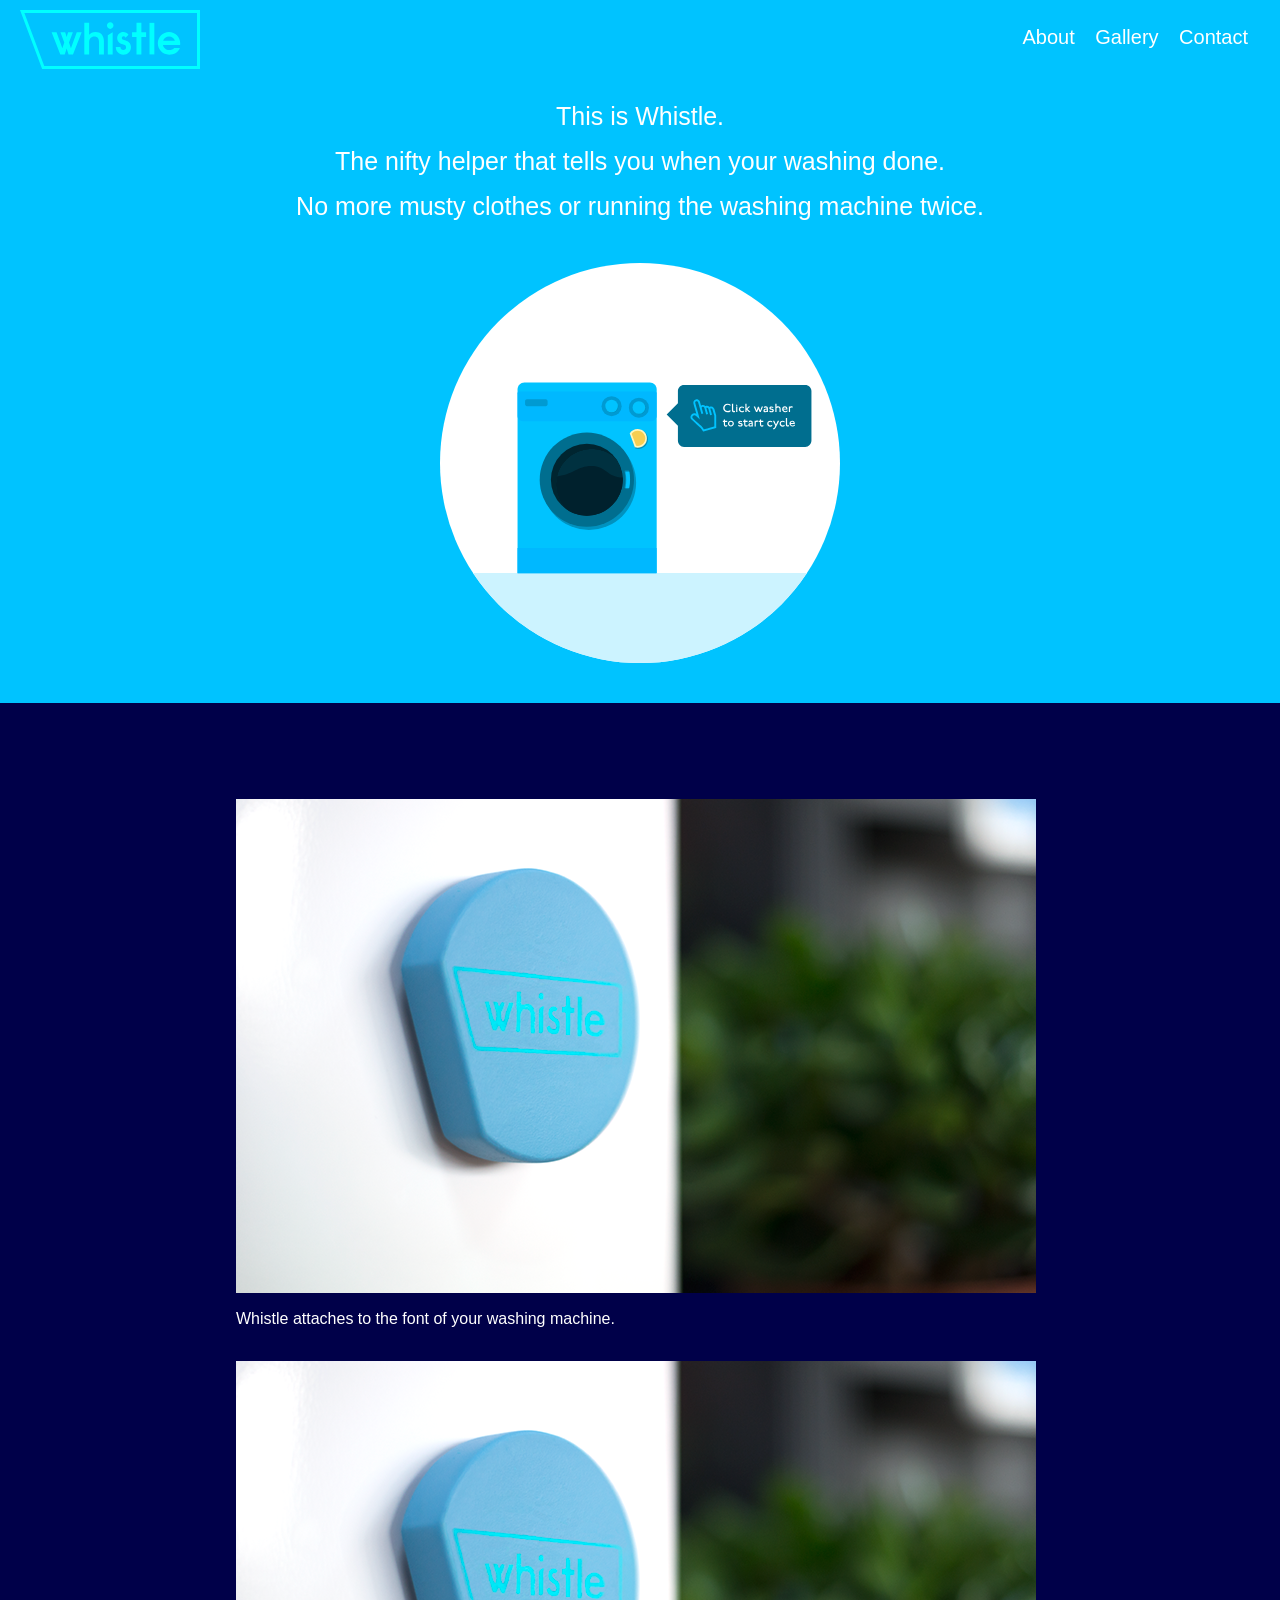
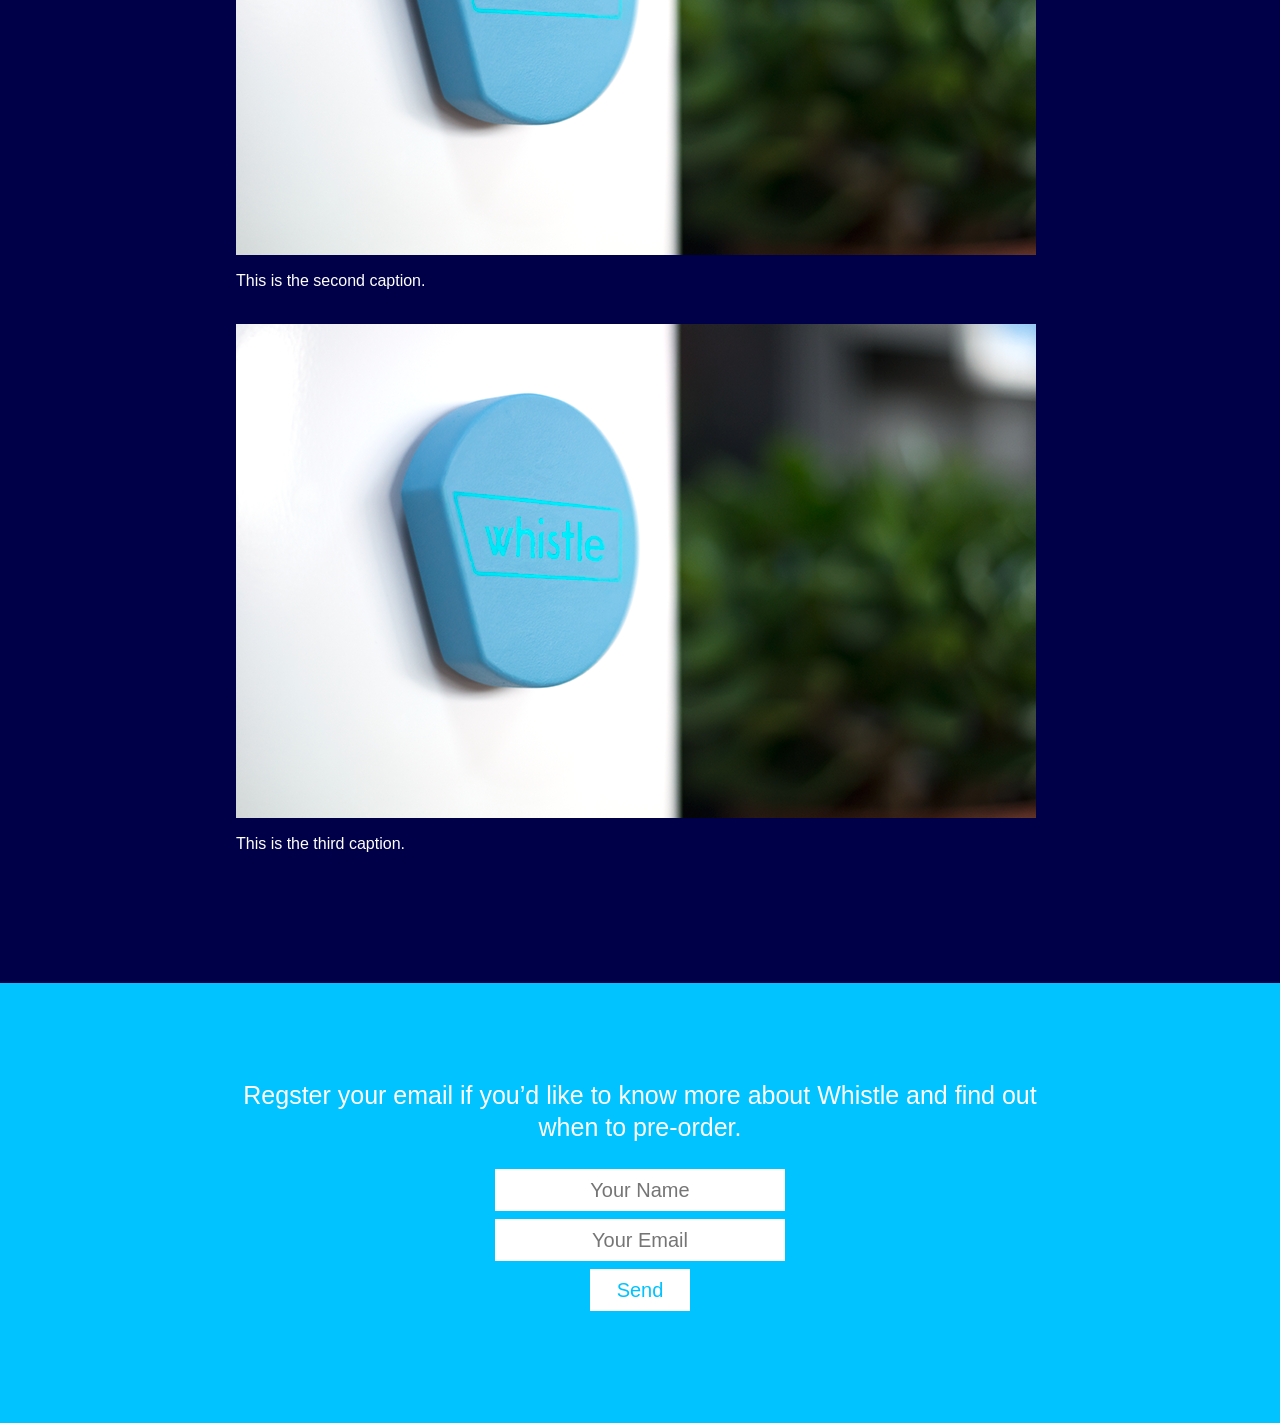
<file: index.html>
<!DOCTYPE html>
<html>
<head>
  <meta charset="utf-8">
<meta name="mobile-web-app-capable" content="yes">
<meta name="viewport" content="width=device-width, initial-scale=1.0, maximum-scale=1.0, user-scalable=no">
<link rel="icon" href="favicon.ico" type="image/x-icon">
<link rel="shortcut icon" href="img/favicon.ico" type="image/x-icon">

<link rel="stylesheet" href="css/styles.css">
  <title>Whistle | The Nifty Helper</title>
</head>
<body>
  

  <body class="top">
   
   <div class="wrapper"> 
     
     <header class="header">
        <div class="logo">
          <img class="logo-size" src="./img/whistle-logo.svg" />
        </div>

        <div class="nav">
          <a href="#section-about" class="nav-link">About</a>
          <a href="#section-gallery" class="nav-link">Gallery</a>
          <a href="#section-contact" class="nav-link no-margin">Contact</a>
        </div>
      </header>

      <section id="section-about" class="about-panel">
        <div class="about-copy">
          <p>This is Whistle.</p> 
          <P>The nifty helper that tells you when your washing done.</p> 
          <p>No more musty clothes or running the washing machine twice.</p>
        </div>
        <svg class="svg-wrap" id="svg-1"></svg>
       <!--  <div class="washing-machine">
          <img src="img/washing-machine.png" />
        </div> -->
      </section> 

      <section id="section-gallery" class="gallery-panel">
        <div class="gallery-images">
          <img src="./img/whistle-product_800.png" />
          <p>Whistle attaches to the font of your washing machine.</p>
          <img src="./img/whistle-product_800.png" />
          <p>This is the second caption.</p>
          <img src="./img/whistle-product_800.png" />
          <p class="no-bottom-margin">This is the third caption.</p>
        </div>
      </section>

      <section id="section-contact" class="contact-panel">
        <div class="contact-copy">
            <p>Regster your email if you’d like to know more about Whistle and find out when to pre-order.</p>
        </div>
        <div class="email-signup">
            <form class="email-signup" action="https://formspree.io/info@whistle.com"
              method="POST">
              <input type="text" name="name" placeholder="Your Name">
              <input type="email" name="_replyto" placeholder="Your Email">
              <input class="send-button" type="submit" value="Send">
          </form>
        </div>
      </section>

    </div>

  


  <script src="js/vendor/jquery-2.1.1.min.js"></script>
  <script src="js/vendor/snap.svg.js"></script>
  <script src="js/main.js"></script>
</body>
</html>
</file>
<file: css/styles.css>
/* line 5, /Users/itomblack/Repos/iot-frontend/src/sass/_normalize.scss */
html {
  font-family: sans-serif;
  -ms-text-size-adjust: 100%;
  -webkit-text-size-adjust: 100%; }

/* line 12, /Users/itomblack/Repos/iot-frontend/src/sass/_normalize.scss */
body {
  margin: 0; }

/* line 31, /Users/itomblack/Repos/iot-frontend/src/sass/_normalize.scss */
article, aside, details, figcaption, figure, footer, header, hgroup, main, nav, section, summary {
  display: block; }

/* line 40, /Users/itomblack/Repos/iot-frontend/src/sass/_normalize.scss */
audio, canvas, progress, video {
  display: inline-block;
  /* 1 */
  vertical-align: baseline;
  /* 2 */ }

/* line 47, /Users/itomblack/Repos/iot-frontend/src/sass/_normalize.scss */
audio:not([controls]) {
  display: none;
  height: 0; }

/* line 55, /Users/itomblack/Repos/iot-frontend/src/sass/_normalize.scss */
[hidden], template {
  display: none; }

/* line 63, /Users/itomblack/Repos/iot-frontend/src/sass/_normalize.scss */
a {
  background: transparent; }

/* line 69, /Users/itomblack/Repos/iot-frontend/src/sass/_normalize.scss */
a:active, a:hover {
  outline: 0; }

/* line 77, /Users/itomblack/Repos/iot-frontend/src/sass/_normalize.scss */
abbr[title] {
  border-bottom: 1px dotted; }

/* line 83, /Users/itomblack/Repos/iot-frontend/src/sass/_normalize.scss */
b, strong {
  font-weight: bold; }

/* line 88, /Users/itomblack/Repos/iot-frontend/src/sass/_normalize.scss */
dfn {
  font-style: italic; }

/* line 93, /Users/itomblack/Repos/iot-frontend/src/sass/_normalize.scss */
h1 {
  font-size: 2em;
  margin: 0.67em 0; }

/* line 99, /Users/itomblack/Repos/iot-frontend/src/sass/_normalize.scss */
mark {
  background: #ff0;
  color: #000; }

/* line 105, /Users/itomblack/Repos/iot-frontend/src/sass/_normalize.scss */
small {
  font-size: 80%; }

/* line 111, /Users/itomblack/Repos/iot-frontend/src/sass/_normalize.scss */
sub, sup {
  font-size: 75%;
  line-height: 0;
  position: relative;
  vertical-align: baseline; }

/* line 118, /Users/itomblack/Repos/iot-frontend/src/sass/_normalize.scss */
sup {
  top: -0.5em; }

/* line 122, /Users/itomblack/Repos/iot-frontend/src/sass/_normalize.scss */
sub {
  bottom: -0.25em; }

/* line 130, /Users/itomblack/Repos/iot-frontend/src/sass/_normalize.scss */
img {
  border: 0; }

/* line 135, /Users/itomblack/Repos/iot-frontend/src/sass/_normalize.scss */
svg:not(:root) {
  overflow: hidden; }

/* line 143, /Users/itomblack/Repos/iot-frontend/src/sass/_normalize.scss */
figure {
  margin: 1em 40px; }

/* line 148, /Users/itomblack/Repos/iot-frontend/src/sass/_normalize.scss */
hr {
  -moz-box-sizing: content-box;
  -webkit-box-sizing: content-box;
  box-sizing: content-box;
  height: 0; }

/* line 155, /Users/itomblack/Repos/iot-frontend/src/sass/_normalize.scss */
pre {
  overflow: auto; }

/* line 163, /Users/itomblack/Repos/iot-frontend/src/sass/_normalize.scss */
code, kbd, pre, samp {
  font-family: monospace, monospace;
  font-size: 1em; }

/* line 182, /Users/itomblack/Repos/iot-frontend/src/sass/_normalize.scss */
button, input, optgroup, select, textarea {
  color: inherit;
  font: inherit;
  margin: 0; }

/* line 189, /Users/itomblack/Repos/iot-frontend/src/sass/_normalize.scss */
button {
  overflow: visible; }

/* line 198, /Users/itomblack/Repos/iot-frontend/src/sass/_normalize.scss */
button, select {
  text-transform: none; }

/* line 208, /Users/itomblack/Repos/iot-frontend/src/sass/_normalize.scss */
button, html input[type="button"], input[type="reset"], input[type="submit"] {
  -webkit-appearance: button;
  /* 2 */
  cursor: pointer;
  /* 3 */ }

/* line 215, /Users/itomblack/Repos/iot-frontend/src/sass/_normalize.scss */
button[disabled], html input[disabled] {
  cursor: default; }

/* line 221, /Users/itomblack/Repos/iot-frontend/src/sass/_normalize.scss */
button::-moz-focus-inner, input::-moz-focus-inner {
  border: 0;
  padding: 0; }

/* line 228, /Users/itomblack/Repos/iot-frontend/src/sass/_normalize.scss */
input {
  line-height: normal; }

/* line 238, /Users/itomblack/Repos/iot-frontend/src/sass/_normalize.scss */
input[type="checkbox"], input[type="radio"] {
  -webkit-box-sizing: border-box;
  -moz-box-sizing: border-box;
  box-sizing: border-box;
  padding: 0; }

/* line 247, /Users/itomblack/Repos/iot-frontend/src/sass/_normalize.scss */
input[type="number"]::-webkit-inner-spin-button, input[type="number"]::-webkit-outer-spin-button {
  height: auto; }

/* line 253, /Users/itomblack/Repos/iot-frontend/src/sass/_normalize.scss */
input[type="search"] {
  -webkit-appearance: textfield;
  -moz-box-sizing: content-box;
  -webkit-box-sizing: content-box;
  box-sizing: content-box; }

/* line 263, /Users/itomblack/Repos/iot-frontend/src/sass/_normalize.scss */
input[type="search"]::-webkit-search-cancel-button, input[type="search"]::-webkit-search-decoration {
  -webkit-appearance: none; }

/* line 268, /Users/itomblack/Repos/iot-frontend/src/sass/_normalize.scss */
fieldset {
  border: 1px solid #c0c0c0;
  margin: 0 2px;
  padding: 0.35em 0.625em 0.75em; }

/* line 276, /Users/itomblack/Repos/iot-frontend/src/sass/_normalize.scss */
legend {
  border: 0;
  padding: 0; }

/* line 282, /Users/itomblack/Repos/iot-frontend/src/sass/_normalize.scss */
textarea {
  overflow: auto; }

/* line 288, /Users/itomblack/Repos/iot-frontend/src/sass/_normalize.scss */
optgroup {
  font-weight: bold; }

/* line 296, /Users/itomblack/Repos/iot-frontend/src/sass/_normalize.scss */
table {
  border-collapse: collapse;
  border-spacing: 0; }

/* line 302, /Users/itomblack/Repos/iot-frontend/src/sass/_normalize.scss */
td, th {
  padding: 0; }

/* line 10, /Users/itomblack/Repos/iot-frontend/src/sass/_grid.scss */
.grid {
  margin: 0 auto;
  max-width: 1200px; }
  /* line 8, /Users/itomblack/Repos/iot-frontend/src/sass/_mixins.scss */
  .grid:after {
    content: "";
    display: table;
    clear: both; }

/* line 16, /Users/itomblack/Repos/iot-frontend/src/sass/_grid.scss */
.padded {
  padding: 20px; }

/* line 20, /Users/itomblack/Repos/iot-frontend/src/sass/_grid.scss */
[class*='col-'] {
  float: left;
  padding-right: 20px;
  padding-left: 20px; }

/* line 26, /Users/itomblack/Repos/iot-frontend/src/sass/_grid.scss */
.col-1-1 {
  width: 100%; }

/* line 27, /Users/itomblack/Repos/iot-frontend/src/sass/_grid.scss */
.col-2-3 {
  width: 66.66%; }

/* line 28, /Users/itomblack/Repos/iot-frontend/src/sass/_grid.scss */
.col-1-3 {
  width: 33.33%; }

/* line 29, /Users/itomblack/Repos/iot-frontend/src/sass/_grid.scss */
.col-1-2 {
  width: 50%; }

/* line 30, /Users/itomblack/Repos/iot-frontend/src/sass/_grid.scss */
.col-1-4 {
  width: 25%; }

/* line 31, /Users/itomblack/Repos/iot-frontend/src/sass/_grid.scss */
.col-1-8 {
  width: 12.5%; }

@media screen and (max-width: 500px) {
  /* line 34, /Users/itomblack/Repos/iot-frontend/src/sass/_grid.scss */
  [class*='col-'] {
    width: 100%;
    float: none; }
  /* line 39, /Users/itomblack/Repos/iot-frontend/src/sass/_grid.scss */
  .mobile-col-2-3, .mobile-col-1-3, .mobile-col-1-2, .mobile-col-1-4, .mobile-col-1-8 {
    float: left; }
  /* line 42, /Users/itomblack/Repos/iot-frontend/src/sass/_grid.scss */
  .mobile-col-2-3 {
    width: 66.66%; }
  /* line 43, /Users/itomblack/Repos/iot-frontend/src/sass/_grid.scss */
  .mobile-col-1-3 {
    width: 33.33%; }
  /* line 44, /Users/itomblack/Repos/iot-frontend/src/sass/_grid.scss */
  .mobile-col-1-2 {
    width: 50%; }
  /* line 45, /Users/itomblack/Repos/iot-frontend/src/sass/_grid.scss */
  .mobile-col-1-4 {
    width: 25%; }
  /* line 46, /Users/itomblack/Repos/iot-frontend/src/sass/_grid.scss */
  .mobile-col-1-8 {
    width: 12.5%; } }

/* line 6, /Users/itomblack/Repos/iot-frontend/src/sass/_fonts.scss */
html, body {
  font-size: 100%;
  font-family: 'Raisonne', Avenir, Futura, 'Helvetica Neue', Helvetica, Arial, sans-serif;
  color: #fff;
  line-height: 1.3;
  margin-bottom: 1em;
  -webkit-font-smoothing: antialiased;
  -moz-osx-font-smoothing: grayscale; }

/* line 16, /Users/itomblack/Repos/iot-frontend/src/sass/_fonts.scss */
.about-copy p {
  font-size: 1.563rem;
  margin: 0 0 0.5em 0;
  text-align: center; }

/* line 22, /Users/itomblack/Repos/iot-frontend/src/sass/_fonts.scss */
.nav {
  text-align: right;
  padding-right: 16px; }

/* line 27, /Users/itomblack/Repos/iot-frontend/src/sass/_fonts.scss */
.nav a {
  font-size: 1.25rem;
  text-decoration: none;
  margin-right: 1rem;
  cursor: pointer;
  color: white; }
  /* line 34, /Users/itomblack/Repos/iot-frontend/src/sass/_fonts.scss */
  .nav a:hover {
    color: #00ffff; }
  @media screen and (max-width: 650px) {
    .nav a {
      font-size: 12px;
      margin-right: 0.5rem; } }

/* line 45, /Users/itomblack/Repos/iot-frontend/src/sass/_fonts.scss */
.no-margin {
  margin-right: 0; }

/* line 50, /Users/itomblack/Repos/iot-frontend/src/sass/_fonts.scss */
.gallery-images p {
  font-size: 1rem;
  margin: 1rem 0 2rem 0; }
  /* line 54, /Users/itomblack/Repos/iot-frontend/src/sass/_fonts.scss */
  .gallery-images p p:last-child {
    margin-bottom: 0; }

/* line 59, /Users/itomblack/Repos/iot-frontend/src/sass/_fonts.scss */
.contact-copy p {
  font-size: 1.563rem;
  text-align: center; }

/* line 8, /Users/itomblack/Repos/iot-frontend/src/sass/_home.scss */
*, *::before, *:after {
  -webkit-box-sizing: border-box;
  -moz-box-sizing: border-box;
  box-sizing: border-box;
  -webkit-font-smoothing: antialiased; }

/* line 14, /Users/itomblack/Repos/iot-frontend/src/sass/_home.scss */
ul {
  padding: 0;
  list-style: none; }

/* line 20, /Users/itomblack/Repos/iot-frontend/src/sass/_home.scss */
body {
  background-color: #00c3ff; }

/* line 29, /Users/itomblack/Repos/iot-frontend/src/sass/_home.scss */
.svg-wrap {
  width: 400px;
  height: 400px;
  background-color: white;
  margin: 40px;
  overflow: hidden;
  border-radius: 400px;
  display: block;
  margin: 40px auto;
  cursor: pointer; }

/* line 43, /Users/itomblack/Repos/iot-frontend/src/sass/_home.scss */
html, body {
  background-color: #00c3ff; }

/* line 47, /Users/itomblack/Repos/iot-frontend/src/sass/_home.scss */
.logo {
  margin: 1.5rem 0; }

/* line 51, /Users/itomblack/Repos/iot-frontend/src/sass/_home.scss */
.logo-size {
  width: 50%;
  margin: 0 auto;
  display: block;
  max-width: 180px;
  position: absolute;
  top: 10px;
  left: 20px; }
  @media screen and (max-width: 650px) {
    .logo-size {
      max-width: 90px;
      top: 22px; } }

/* line 66, /Users/itomblack/Repos/iot-frontend/src/sass/_home.scss */
header {
  margin-bottom: 5rem; }

/* line 70, /Users/itomblack/Repos/iot-frontend/src/sass/_home.scss */
.washing-machine {
  display: block;
  margin: 3rem 0 6rem 0; }

/* line 75, /Users/itomblack/Repos/iot-frontend/src/sass/_home.scss */
.washing-machine img {
  display: block;
  margin: 0 auto; }

/* line 80, /Users/itomblack/Repos/iot-frontend/src/sass/_home.scss */
.about-panel {
  margin: 0 1rem;
  padding-top: 100px; }

/* line 85, /Users/itomblack/Repos/iot-frontend/src/sass/_home.scss */
.gallery-panel {
  background-color: #000049;
  padding: 6rem 0; }

/* line 90, /Users/itomblack/Repos/iot-frontend/src/sass/_home.scss */
.gallery-images {
  padding: 0 1rem;
  display: block;
  max-width: 1000px;
  margin-left: auto;
  margin-right: auto; }
  /* line 97, /Users/itomblack/Repos/iot-frontend/src/sass/_home.scss */
  .gallery-images img {
    display: block;
    width: 100%; }

/* line 103, /Users/itomblack/Repos/iot-frontend/src/sass/_home.scss */
.contact-panel {
  margin: 6rem 1rem;
  max-width: 1000px; }

/* line 109, /Users/itomblack/Repos/iot-frontend/src/sass/_home.scss */
form.email-signup {
  margin: 1rem auto; }

/* line 117, /Users/itomblack/Repos/iot-frontend/src/sass/_home.scss */
button, input, optgroup, select, textarea {
  color: #00c3ff;
  display: block;
  margin: 0.5rem auto;
  text-align: center;
  font-size: 1.25rem;
  border: none;
  line-height: 2;
  min-width: 290px; }

/* line 128, /Users/itomblack/Repos/iot-frontend/src/sass/_home.scss */
.send-button {
  background-color: white;
  border: none;
  padding-left: 1rem;
  padding-right: 1rem;
  min-width: 100px; }

@media only screen and (min-width: 660px) {
  /* line 140, /Users/itomblack/Repos/iot-frontend/src/sass/_home.scss */
  .gallery-images {
    padding: 0 3rem; }
  /* line 144, /Users/itomblack/Repos/iot-frontend/src/sass/_home.scss */
  .about-panel {
    margin: 0 3rem; }
  /* line 148, /Users/itomblack/Repos/iot-frontend/src/sass/_home.scss */
  .contact-panel {
    margin: 6rem 3rem; } }

@media only screen and (min-width: 960px) {
  /* line 156, /Users/itomblack/Repos/iot-frontend/src/sass/_home.scss */
  .gallery-images {
    padding: 0 6rem; }
  /* line 160, /Users/itomblack/Repos/iot-frontend/src/sass/_home.scss */
  .gallery-images img {
    max-width: 800px; }
  /* line 164, /Users/itomblack/Repos/iot-frontend/src/sass/_home.scss */
  .contact-panel {
    margin: 6rem auto;
    max-width: 800px; } }

/* line 170, /Users/itomblack/Repos/iot-frontend/src/sass/_home.scss */
.header {
  position: fixed;
  top: 0;
  width: 100%; }
</file>
